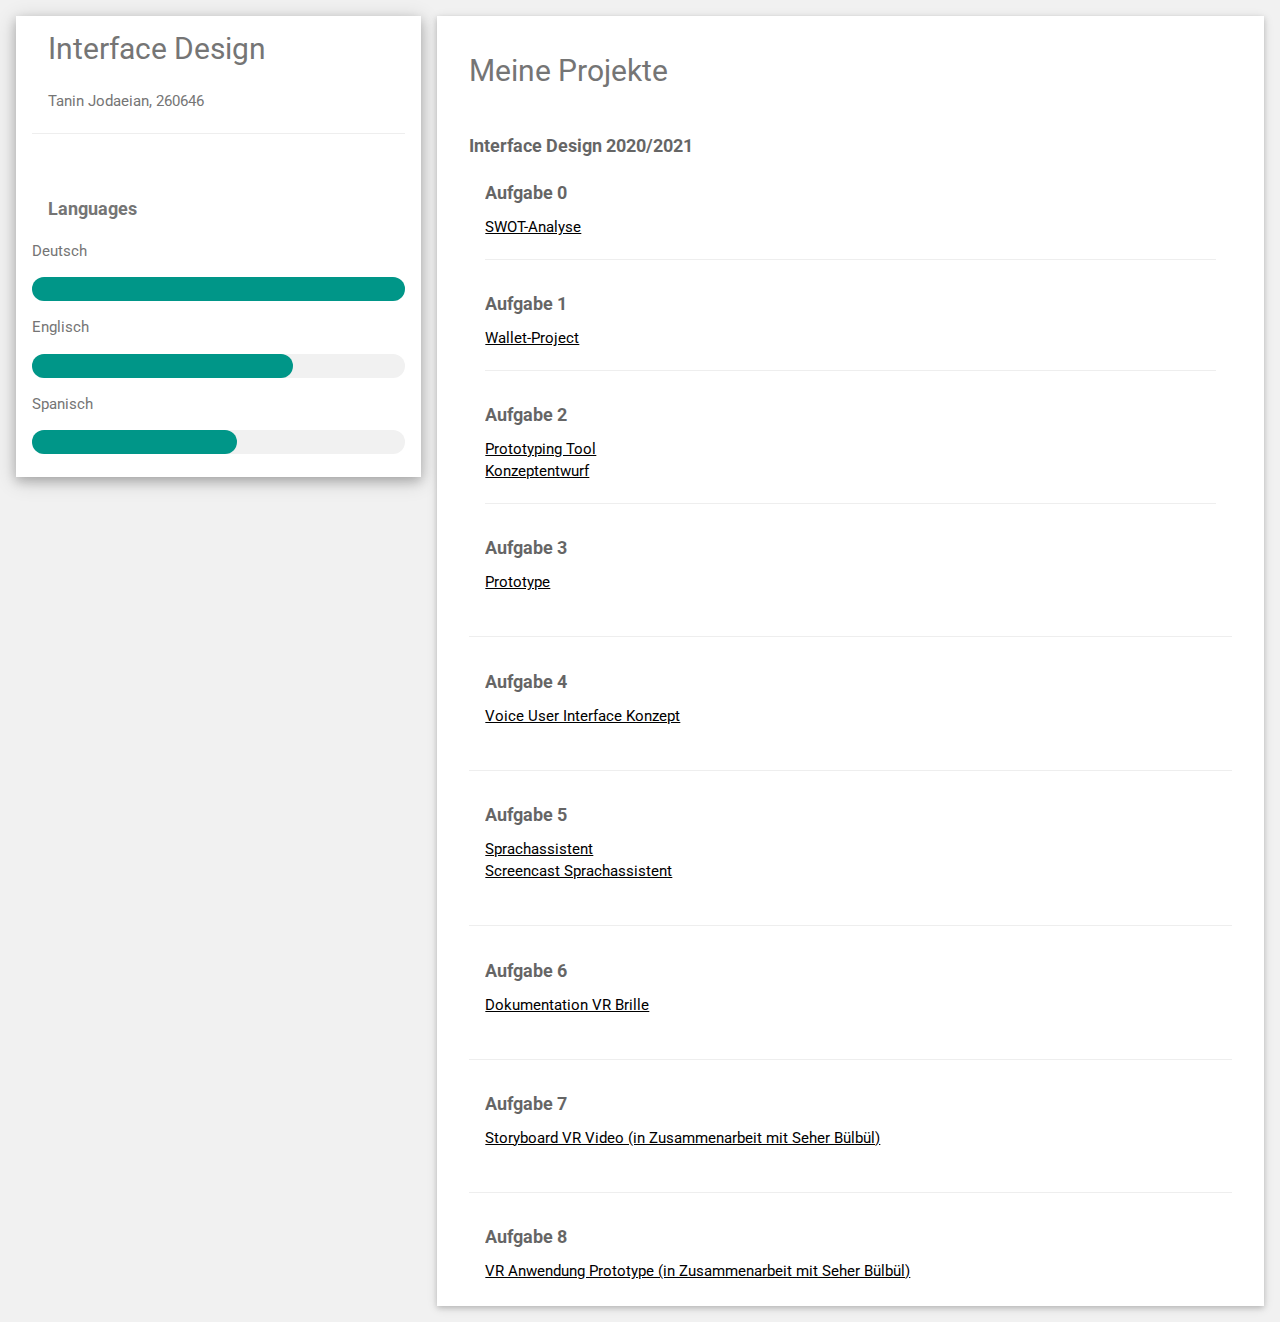
<file: index.html>
<!DOCTYPE html>
<html>
<title>Interface.TaninJodaeian</title>
<meta charset="UTF-8">
<meta name="viewport" content="width=device-width, initial-scale=1">
<link rel='stylesheet' href='https://fonts.googleapis.com/css?family=Roboto'>
<link rel='stylesheet' href='stylesheet.css'>
<style>
html,body,h1,h2,h3,h4,h5,h6 {font-family: "Roboto", sans-serif}
</style>
<body class="w3-light-grey">

<!-- Page Container -->
<div class="w3-content w3-margin-top" style="max-width:1400px;">

  <!-- The Grid -->
  <div class="w3-row-padding">

    <!-- Left Column -->
    <div class="w3-third">

      <div class="w3-white w3-text-grey w3-card-4">
        <div class="w3-display-container">

    <!--  <img src="Tanin_Jodaeian_Bild.jpg" alt="Avatar"> -->

          <div class="w3-display-bottomleft w3-container w3-text-black">
          </div>
        </div>
        <div class="w3-container">
          <h2><i class="fa fa-briefcase fa-fw w3-margin-right w3-large w3-text-teal"></i>Interface Design</h2>
          <p><i class="fa fa-home fa-fw w3-margin-right w3-large w3-text-teal"></i>Tanin Jodaeian, 260646</p>
          <hr>
          <br>

          <p class="w3-large w3-text-theme"><b><i class="fa fa-globe fa-fw w3-margin-right w3-text-teal"></i>Languages</b></p>
          <p>Deutsch</p>
          <div class="w3-light-grey w3-round-xlarge">
            <div class="w3-round-xlarge w3-teal" style="height:24px;width:100%"></div>
          </div>
          <p>Englisch</p>
          <div class="w3-light-grey w3-round-xlarge">
            <div class="w3-round-xlarge w3-teal" style="height:24px;width:70%"></div>
          </div>
          <p>Spanisch</p>
          <div class="w3-light-grey w3-round-xlarge">
            <div class="w3-round-xlarge w3-teal" style="height:24px;width:55%"></div>
          </div>
          <br>
        </div>
      </div><br>

    <!-- End Left Column -->
    </div>

    <!-- Right Column -->
    <div class="w3-twothird">
      <div class="w3-container w3-card w3-white w3-margin-bottom">
        <h2 class="w3-text-grey w3-padding-16"><i class="fa fa-suitcase fa-fw w3-margin-right w3-xxlarge w3-text-teal"></i>Meine Projekte</h2>
        <div class="w3-container">
          <h5 class="w3-opacity"><b>Interface Design 2020/2021 </b></h5>

          <div class="w3-container">
            <h5 class="w3-opacity"><b>Aufgabe 0</b></h5>
      <a href="https://github.com/taninjodaeian/IFD_WiSe20-21/blob/main/Aufgabe%200/IFD.pdf">SWOT-Analyse </a>
          <hr>
        </div>
        <div class="w3-container">
          <h5 class="w3-opacity"><b>Aufgabe 1</b></h5>
    <a href="https://github.com/taninjodaeian/IFD_WiSe20-21/blob/main/Aufgabe%201/IFD%20Aufgabe%20%2301.pdf">Wallet-Project </a>
          <hr>
        </div>
        <div class="w3-container">
          <h5 class="w3-opacity"><b>Aufgabe 2</b></h5>
          <a href="https://github.com/taninjodaeian/IFD_WiSe20-21/blob/main/Aufgabe%202.1/Prototyping%20Tool.pdf">Prototyping Tool</a>
          <br>
          <a href="https://github.com/taninjodaeian/IFD_WiSe20-21/blob/main/Aufgabe%202.2/Konzeptentwürfe.pdf">Konzeptentwurf</a>
          <br>
          <hr>
      </div>

          <div class="w3-container">
            <h5 class="w3-opacity"><b>Aufgabe 3</b></h5>
      <a href="https://ga0vac.axshare.com">Prototype</a>
        </div>
        <br>
<hr>
        <div class="w3-container">
          <h5 class="w3-opacity"><b>Aufgabe 4</b></h5>
  <a href="https://github.com/taninjodaeian/IFD_WiSe20-21/blob/main/Aufgabe%20%2304.pdf">Voice User Interface Konzept</a>
      </div>
<br>
<hr>
      <div class="w3-container">
        <h5 class="w3-opacity"><b>Aufgabe 5</b></h5>
<a href="https://taninjodaeian.github.io/IFD_WiSe20-21/Aufgabe%205/tanin-artyom.html">Sprachassistent</a>
<br>
<a href="https://github.com/taninjodaeian/IFD_WiSe20-21/blob/main/Aufgabe%205/Screencast%20VUI.mov">Screencast Sprachassistent</a>
    </div>
<br>
<hr>
    <div class="w3-container">
      <h5 class="w3-opacity"><b>Aufgabe 6</b></h5>
<a href="https://github.com/taninjodaeian/IFD_WiSe20-21/blob/main/Dokumentation%20VR%20Brille.pdf">Dokumentation VR Brille</a>
</div>
<br>
<hr>
  <div class="w3-container">
    <h5 class="w3-opacity"><b>Aufgabe 7</b></h5>
    <a href="https://github.com/taninjodaeian/IFD_WiSe20-21/blob/main/Aufgabe%207/Storyboard%20VR%20Video.pdf">Storyboard VR Video (in Zusammenarbeit mit Seher Bülbül)</a>
</div>
<br>
<hr>
<div class="w3-container">
  <h5 class="w3-opacity"><b>Aufgabe 8</b></h5>
<a href="https://github.com/taninjodaeian/IFD_WiSe20-21/blob/main/Aufgabe%20VR%20Anwendung/AufgabeVRAnwendung.md">VR Anwendung Prototype (in Zusammenarbeit mit Seher Bülbül)</a>
</div>
<br>

    <!-- End Right Column -->
    </div>

  <!-- End Grid -->
  </div>

  <!-- End Page Container -->
</div>


</body>
</html>


<!--
# IFD_WiSe20-21
 Repository for Interface Design, Tanin Jodaeian, WiSe 2020/2021, OMB 5

## Tasks
<a href="https://github.com/taninjodaeian/IFD_WiSe20-21/tree/main/Aufgabe%200">Aufgabe #00 SWOT-Analyse</a>
<br>
<br>
<a href="https://github.com/taninjodaeian/IFD_WiSe20-21/tree/main/Aufgabe%201">Aufgabe #01 The Wallet Project</a>
<br>
<br>
<a href="https://github.com/taninjodaeian/IFD_WiSe20-21/blob/main/Aufgabe%202.1/Prototyping%20Tool.pdf">Aufgabe #2.1 Prototyping Tool</a>
<br>
<br>
<a href="https://github.com/taninjodaeian/IFD_WiSe20-21/blob/main/Aufgabe%202.2/Konzeptentwürfe.pdf">Aufgabe #2.2 Konzeptentwurf</a>
<br>
<br>
<a href="https://ga0vac.axshare.com">Aufgabe #03 Prototype</a>
<br>
<br>
<a href="https://github.com/taninjodaeian/IFD_WiSe20-21/blob/main/Aufgabe%20%2304.pdf">Aufgabe #04 Voice User Interface Konzept</a>
<br>
<br>
<a href="https://taninjodaeian.github.io/IFD_WiSe20-21/Aufgabe%205/tanin-artyom.html">Aufgabe #05 Link zum Sprachassistenten</a>
<br>
<a href="https://github.com/taninjodaeian/IFD_WiSe20-21/blob/main/Aufgabe%205/Screencast%20VUI.mov">Screencast Sprachassistent</a>
<br>
<br>
<a href="https://github.com/taninjodaeian/IFD_WiSe20-21/blob/main/Dokumentation%20VR%20Brille.pdf">Aufgabe #06 Dokumentation VR Brille</a>
<br>
<br>
<a href="https://github.com/taninjodaeian/IFD_WiSe20-21/blob/main/Aufgabe%207/Storyboard%20VR%20Video.pdf">Aufgabe #07 Storyboard VR Video (in Zusammenarbeit mit Seher Bülbül)</a>
<br>
<a href="https://drive.google.com/file/d/1r8jteZ30u856oUxeWdGfY3TimOluZWQN/view?usp=sharing">Aufgabe #07 VR Video (in Zusammenarbeit mit Seher Bülbül)</a>
<br>
<br>
<a href="https://github.com/taninjodaeian/IFD_WiSe20-21/blob/main/Aufgabe%20VR%20Anwendung/AufgabeVRAnwendung.md">Aufgabe #08 VR Anwendung Prototype (in Zusammenarbeit mit Seher Bülbül)</a>
<br>
</html>
</file>
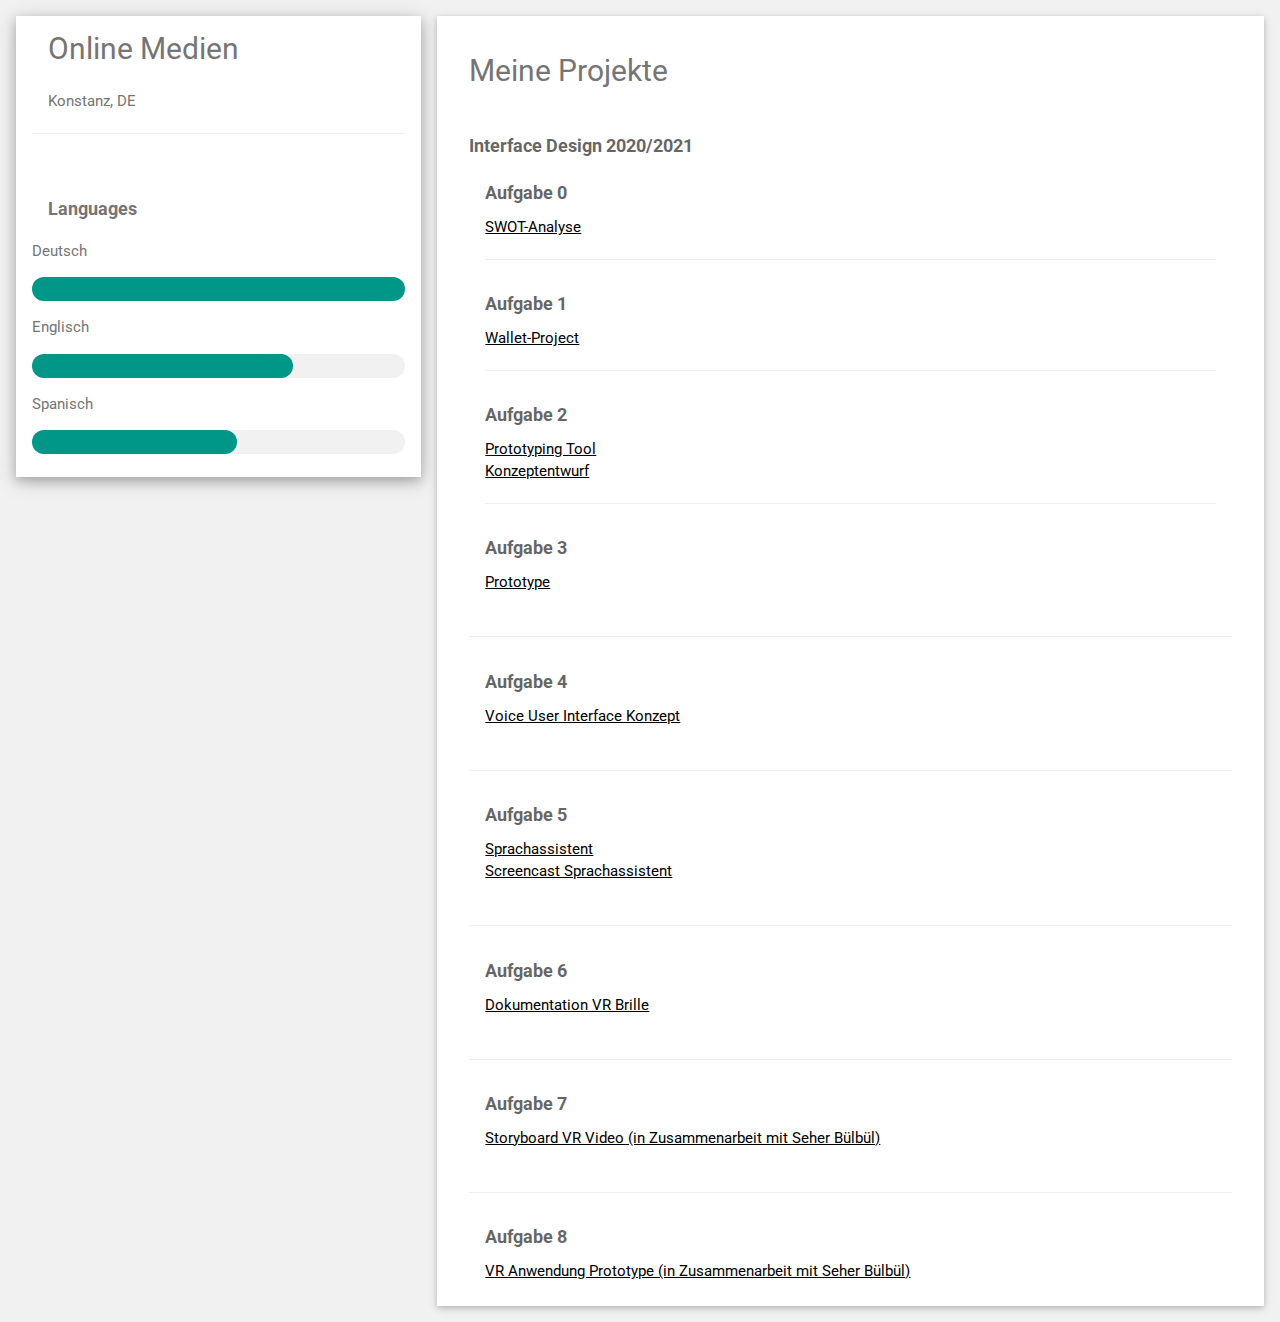
<file: README.html>
<!DOCTYPE html>
<html>
<title>Interface.TaninJodaeian</title>
<meta charset="UTF-8">
<meta name="viewport" content="width=device-width, initial-scale=1">
<link rel='stylesheet' href='https://fonts.googleapis.com/css?family=Roboto'>
<link rel='stylesheet' href='stylesheet.css'>
<style>
html,body,h1,h2,h3,h4,h5,h6 {font-family: "Roboto", sans-serif}
</style>
<body class="w3-light-grey">

<!-- Page Container -->
<div class="w3-content w3-margin-top" style="max-width:1400px;">

  <!-- The Grid -->
  <div class="w3-row-padding">

    <!-- Left Column -->
    <div class="w3-third">

      <div class="w3-white w3-text-grey w3-card-4">
        <div class="w3-display-container">

    <!--  <img src="Tanin_Jodaeian_Bild.jpg" alt="Avatar"> -->

          <div class="w3-display-bottomleft w3-container w3-text-black">
            <h2 class="name">Tanin Jodaeian</h2>
          </div>
        </div>
        <div class="w3-container">
          <h2><i class="fa fa-briefcase fa-fw w3-margin-right w3-large w3-text-teal"></i>Online Medien</h2>
          <p><i class="fa fa-home fa-fw w3-margin-right w3-large w3-text-teal"></i>Konstanz, DE</p>
          <hr>
          <br>

          <p class="w3-large w3-text-theme"><b><i class="fa fa-globe fa-fw w3-margin-right w3-text-teal"></i>Languages</b></p>
          <p>Deutsch</p>
          <div class="w3-light-grey w3-round-xlarge">
            <div class="w3-round-xlarge w3-teal" style="height:24px;width:100%"></div>
          </div>
          <p>Englisch</p>
          <div class="w3-light-grey w3-round-xlarge">
            <div class="w3-round-xlarge w3-teal" style="height:24px;width:70%"></div>
          </div>
          <p>Spanisch</p>
          <div class="w3-light-grey w3-round-xlarge">
            <div class="w3-round-xlarge w3-teal" style="height:24px;width:55%"></div>
          </div>
          <br>
        </div>
      </div><br>

    <!-- End Left Column -->
    </div>

    <!-- Right Column -->
    <div class="w3-twothird">
      <div class="w3-container w3-card w3-white w3-margin-bottom">
        <h2 class="w3-text-grey w3-padding-16"><i class="fa fa-suitcase fa-fw w3-margin-right w3-xxlarge w3-text-teal"></i>Meine Projekte</h2>
        <div class="w3-container">
          <h5 class="w3-opacity"><b>Interface Design 2020/2021 </b></h5>

          <div class="w3-container">
            <h5 class="w3-opacity"><b>Aufgabe 0</b></h5>
      <a href="https://github.com/taninjodaeian/IFD_WiSe20-21/blob/main/Aufgabe%200/IFD.pdf">SWOT-Analyse </a>
          <hr>
        </div>
        <div class="w3-container">
          <h5 class="w3-opacity"><b>Aufgabe 1</b></h5>
    <a href="https://github.com/taninjodaeian/IFD_WiSe20-21/blob/main/Aufgabe%201/IFD%20Aufgabe%20%2301.pdf">Wallet-Project </a>
          <hr>
        </div>
        <div class="w3-container">
          <h5 class="w3-opacity"><b>Aufgabe 2</b></h5>
          <a href="https://github.com/taninjodaeian/IFD_WiSe20-21/blob/main/Aufgabe%202.1/Prototyping%20Tool.pdf">Prototyping Tool</a>
          <br>
          <a href="https://github.com/taninjodaeian/IFD_WiSe20-21/blob/main/Aufgabe%202.2/Konzeptentwürfe.pdf">Konzeptentwurf</a>
          <br>
          <hr>
      </div>

          <div class="w3-container">
            <h5 class="w3-opacity"><b>Aufgabe 3</b></h5>
      <a href="https://ga0vac.axshare.com">Prototype</a>
        </div>
        <br>
<hr>
        <div class="w3-container">
          <h5 class="w3-opacity"><b>Aufgabe 4</b></h5>
  <a href="https://github.com/taninjodaeian/IFD_WiSe20-21/blob/main/Aufgabe%20%2304.pdf">Voice User Interface Konzept</a>
      </div>
<br>
<hr>
      <div class="w3-container">
        <h5 class="w3-opacity"><b>Aufgabe 5</b></h5>
<a href="https://taninjodaeian.github.io/IFD_WiSe20-21/Aufgabe%205/tanin-artyom.html">Sprachassistent</a>
<br>
<a href="https://github.com/taninjodaeian/IFD_WiSe20-21/blob/main/Aufgabe%205/Screencast%20VUI.mov">Screencast Sprachassistent</a>
    </div>
<br>
<hr>
    <div class="w3-container">
      <h5 class="w3-opacity"><b>Aufgabe 6</b></h5>
<a href="https://github.com/taninjodaeian/IFD_WiSe20-21/blob/main/Dokumentation%20VR%20Brille.pdf">Dokumentation VR Brille</a>
</div>
<br>
<hr>
  <div class="w3-container">
    <h5 class="w3-opacity"><b>Aufgabe 7</b></h5>
    <a href="https://github.com/taninjodaeian/IFD_WiSe20-21/blob/main/Aufgabe%207/Storyboard%20VR%20Video.pdf">Storyboard VR Video (in Zusammenarbeit mit Seher Bülbül)</a>
</div>
<br>
<hr>
<div class="w3-container">
  <h5 class="w3-opacity"><b>Aufgabe 8</b></h5>
<a href="https://github.com/taninjodaeian/IFD_WiSe20-21/blob/main/Aufgabe%20VR%20Anwendung/AufgabeVRAnwendung.md">VR Anwendung Prototype (in Zusammenarbeit mit Seher Bülbül)</a>
</div>
<br>

    <!-- End Right Column -->
    </div>

  <!-- End Grid -->
  </div>

  <!-- End Page Container -->
</div>


</body>
</html>


<!--
# IFD_WiSe20-21
 Repository for Interface Design, Tanin Jodaeian, WiSe 2020/2021, OMB 5

## Tasks
<a href="https://github.com/taninjodaeian/IFD_WiSe20-21/tree/main/Aufgabe%200">Aufgabe #00 SWOT-Analyse</a>
<br>
<br>
<a href="https://github.com/taninjodaeian/IFD_WiSe20-21/tree/main/Aufgabe%201">Aufgabe #01 The Wallet Project</a>
<br>
<br>
<a href="https://github.com/taninjodaeian/IFD_WiSe20-21/blob/main/Aufgabe%202.1/Prototyping%20Tool.pdf">Aufgabe #2.1 Prototyping Tool</a>
<br>
<br>
<a href="https://github.com/taninjodaeian/IFD_WiSe20-21/blob/main/Aufgabe%202.2/Konzeptentwürfe.pdf">Aufgabe #2.2 Konzeptentwurf</a>
<br>
<br>
<a href="https://ga0vac.axshare.com">Aufgabe #03 Prototype</a>
<br>
<br>
<a href="https://github.com/taninjodaeian/IFD_WiSe20-21/blob/main/Aufgabe%20%2304.pdf">Aufgabe #04 Voice User Interface Konzept</a>
<br>
<br>
<a href="https://taninjodaeian.github.io/IFD_WiSe20-21/Aufgabe%205/tanin-artyom.html">Aufgabe #05 Link zum Sprachassistenten</a>
<br>
<a href="https://github.com/taninjodaeian/IFD_WiSe20-21/blob/main/Aufgabe%205/Screencast%20VUI.mov">Screencast Sprachassistent</a>
<br>
<br>
<a href="https://github.com/taninjodaeian/IFD_WiSe20-21/blob/main/Dokumentation%20VR%20Brille.pdf">Aufgabe #06 Dokumentation VR Brille</a>
<br>
<br>
<a href="https://github.com/taninjodaeian/IFD_WiSe20-21/blob/main/Aufgabe%207/Storyboard%20VR%20Video.pdf">Aufgabe #07 Storyboard VR Video (in Zusammenarbeit mit Seher Bülbül)</a>
<br>
<a href="https://drive.google.com/file/d/1r8jteZ30u856oUxeWdGfY3TimOluZWQN/view?usp=sharing">Aufgabe #07 VR Video (in Zusammenarbeit mit Seher Bülbül)</a>
<br>
<br>
<a href="https://github.com/taninjodaeian/IFD_WiSe20-21/blob/main/Aufgabe%20VR%20Anwendung/AufgabeVRAnwendung.md">Aufgabe #08 VR Anwendung Prototype (in Zusammenarbeit mit Seher Bülbül)</a>
<br>
</html>
</file>
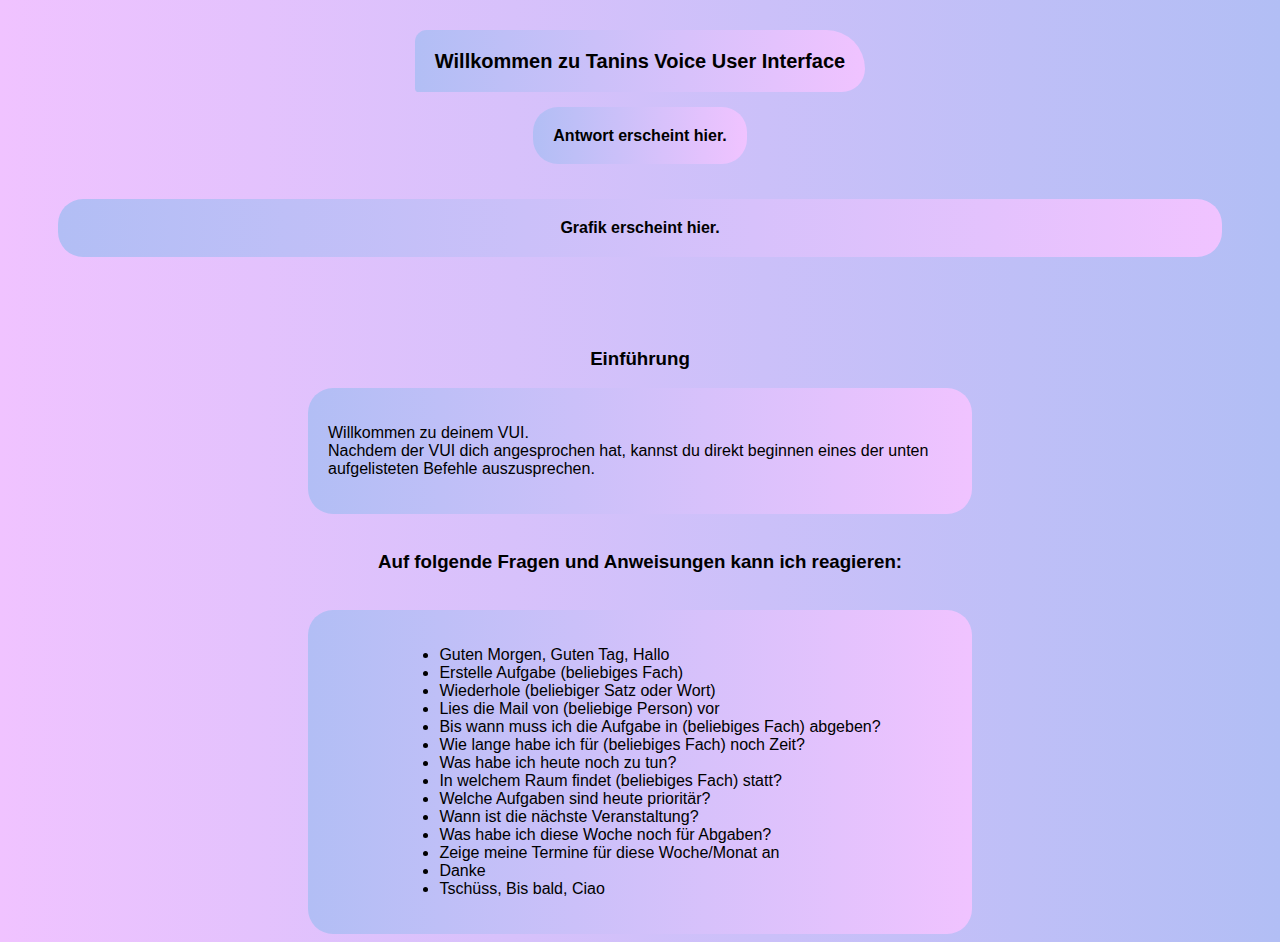
<file: Aufgabe 5/tanin-artyom.html>
<!DOCTYPE html>
<html lang="en">
<head>
    <meta charset="UTF-8">
    <meta name="viewport" content="width=device-width, initial-scale=1.0">
    <meta http-equiv="X-UA-Compatible" content="ie=edge">
    <title>Playground Artyom</title>
    <script src="artyom.window.min.js"></script>
    <script src="playground-artyom-script.js"></script>
    <link rel="stylesheet" href="stylesheetvui.css">
</head>
<body>
    <p1>Willkommen zu Tanins Voice User Interface</p1>
    <br><br><br><br>
    <p2 id="answer">Antwort erscheint hier</p2>
    <br><br><br><br>
    <img id="Image" src="image.JPG">
    <p3 id="showImage">Bild erscheint hier</p3>
    <script>
document.getElementById("answer").innerHTML = "Antwort erscheint hier.";
document.getElementById("showImage").innerHTML = "Grafik erscheint hier.";
</script>
<br><br><br><br>
<h3>Einführung</h3>
<div class= "flex-container">
<br><br>
  <p>Willkommen zu deinem VUI.
  <br>
  Nachdem der VUI dich angesprochen hat, kannst du direkt beginnen eines der unten aufgelisteten Befehle auszusprechen.</p>
</div>
<br>
<h3>Auf folgende Fragen und Anweisungen kann ich reagieren:</h3><br>
<div class= "flex-container1">
  <ul>
<li>Guten Morgen, Guten Tag, Hallo</li>
<li>Erstelle Aufgabe (beliebiges Fach) </li>
<li>Wiederhole (beliebiger Satz oder Wort)</li>
<li>Lies die Mail von (beliebige Person) vor</li>
<li>Bis wann muss ich die Aufgabe in (beliebiges Fach) abgeben?</li>
<li>Wie lange habe ich für (beliebiges Fach) noch Zeit?</li>
<li>Was habe ich heute noch zu tun?</li>
<li>In welchem Raum findet (beliebiges Fach) statt?</li>
<li>Welche Aufgaben sind heute prioritär?</li>
<li>Wann ist die nächste Veranstaltung?</li>
<li>Was habe ich diese Woche noch für Abgaben?</li>
<li>Zeige meine Termine für diese Woche/Monat an</li>
<li>Danke</li>
<li>Tschüss, Bis bald, Ciao</li>
</ul>
</div>
</body>
</html>
</file>
<file: Aufgabe 5/stylesheetvui.css>
body   {
/*	background-color: #f1dcff; */
  font-family: Helvetica;
  text-align: center;
  margin-top: 50px;
	background: rgb(240,195,255);
background: linear-gradient(90deg, rgba(240,195,255,1) 0%, rgba(178,190,245,1) 100%); #b2bef5
}
p1 {
  font-family: Optima, sans-serif;
  font-weight: bold;
  font-size: 20px;
  padding: 10px;
	border-radius: 15px 50px 30px 5px;
	background: rgb(178,190,245);
background: linear-gradient(90deg, rgba(178,190,245,1) 0%, rgba(240,195,255,1) 100%);
  padding: 20px;
  width: 200px;
  height: 150px;
}
p2 {
  font-weight: bold;
	background: rgb(178,190,245);
	background: linear-gradient(90deg, rgba(178,190,245,1) 0%, rgba(240,195,255,1) 100%);
	padding: 25px;
	border-radius: 25px;
  padding: 20px;
  width: 200px;
  height: 150px;
}
/*p3 {
  font-weight: bold;
	background: rgb(178,190,245);
	background: linear-gradient(90deg, rgba(178,190,245,1) 0%, rgba(240,195,255,1) 100%);
	padding: 25px;
	border-radius: 25px;
  padding: 20px;
  width: 200px;
  height: 150px;
} */
p3 {
  font-weight: bold;
  display: flex;
	align-content: flex-start;
	justify-content: center;
	background: rgb(178,190,245);
background: linear-gradient(90deg, rgba(178,190,245,1) 0%, rgba(240,195,255,1) 100%);
	border-radius: 25px;
  padding: 20px;
	margin-left: 50px;
	margin-right: 50px;
  width: auto;
  height: auto;
}
.flex-container {
display: flex;
align-content: flex-start;
text-align: left;
background: rgb(178,190,245);
background: linear-gradient(90deg, rgba(178,190,245,1) 0%, rgba(240,195,255,1) 100%);
padding: 25px;
border-radius: 25px;
padding: 20px;
margin-left: 300px;
margin-right: 300px;
width: auto;
height: auto;
}
.flex-container1 {
	display: flex;
	align-content: flex-start;
	justify-content: center;
	background: rgb(178,190,245);
background: linear-gradient(90deg, rgba(178,190,245,1) 0%, rgba(240,195,255,1) 100%);
	padding: 25px;
	border-radius: 25px;
  padding: 20px;
	margin-left: 300px;
	margin-right: 300px;
  width: auto;
  height: auto;
}
ul {
 text-align: left;
}
#Image {
display: none;
  height: 50%;
  width: 50%;
}
img {
  height: 50%;
  width: 50%;
}
</file>
<file: stylesheet.css>
/* W3.CSS 4.15 December 2020 by Jan Egil and Borge Refsnes */
html {
    box-sizing:border-box
}

*, * :before, * :after {
    box-sizing: inherit
}

/* Extract from normalize.css by Nicolas Gallagher and Jonathan Neal git.io/normalize */
html {
    -ms-text-size-adjust: 100%;
    -webkit-text-size-adjust:100%
}

body {
    margin: 0
}

article, aside, details, figcaption, figure, footer, header, main, menu, nav, section {
    display:block
}

summary {
    display: list-item
}

audio, canvas, progress, video {
    display:inline-block
}

progress {
    vertical-align: baseline
}

audio:not([controls]) {
    display: none;
    height:0
}

[hidden], template {
    display: none
}

a {
    background-color:transparent
}

a:active, a:hover {
    outline-width: 0
}

abbr[title] {
    border-bottom: none;
    text-decoration: underline;
    text-decoration: underline dotted
}

b, strong {
    font-weight:bolder
}

dfn {
    font-style:italic
}

mark {
    background: #ff0;
    color: #000
}

small {
    font-size:80%
}

sub, sup {
    font-size: 75%;
    line-height: 0;
    position: relative;
    vertical-align: baseline
}

sub {
    bottom:-0.25em
}

sup {
    top:-0.5em
}

figure {
    margin:1em 40px
}

img {
    border-style: none;
    display:flex;
    width: 70%;
    align-items: center;
    justify-content: center;
}

code, kbd, pre, samp {
    font-family: monospace, monospace;
    font-size:1em
}

hr {
    box-sizing: content-box;
    height: 0;
    overflow: visible
}

button, input, select, textarea, optgroup {
    font: inherit;
    margin:0
}

optgroup {
    font-weight: bold
}

button, input {
    overflow:visible
}

button, select {
    text-transform: none
}

button, [type=button], [type=reset], [type=submit] {
    -webkit-appearance: button
}

button::-moz-focus-inner, [type=button]::-moz-focus-inner, [type=reset]::-moz-focus-inner, [type=submit]::-moz-focus-inner {
    border-style: none;
    padding: 0
}

button:-moz-focusring, [type=button]:-moz-focusring, [type=reset]:-moz-focusring, [type=submit]:-moz-focusring {
    outline: 1px dotted ButtonText
}

fieldset {
    border: 1px solid #c0c0c0;
    margin: 0 2px;
    padding: .35em .625em .75em
}

legend {
    color: inherit;
    display: table;
    max-width: 100%;
    padding: 0;
    white-space:normal
}

textarea {
    overflow: auto
}

[type=checkbox], [type=radio] {
    padding: 0
}

[type=number]::-webkit-inner-spin-button, [type=number]::-webkit-outer-spin-button {
    height: auto
}

[type=search] {
    -webkit-appearance: textfield;
    outline-offset: -2px
}

[type=search]::-webkit-search-decoration {
    -webkit-appearance: none
}

::-webkit-file-upload-button {
    -webkit-appearance: button;
    font: inherit
}

/* End extract */
html, body {
    font-family: Verdana, sans-serif;
    font-size: 15px;
    line-height:1.5
}

html {
    overflow-x: hidden
}

h1 {
    font-size:36px
}

h2 {
    font-size:30px
}

h3 {
    font-size:24px
}

h4 {
    font-size:20px
}

h5 {
    font-size:18px
}

h6 {
    font-size: 16px
}

.w3-serif {
    font-family:serif
}

.w3-sans-serif {
    font-family:sans-serif
}

.w3-cursive {
    font-family:cursive
}

.w3-monospace {
    font-family: monospace
}

h1, h2, h3, h4, h5, h6 {
    font-family: "Segoe UI", Arial, sans-serif;
    font-weight: 400;
    margin:10px 0
}

.w3-wide {
    letter-spacing: 4px
}

hr {
    border: 0;
    border-top: 1px solid #eee;
    margin: 20px 0
}

.w3-image {
    max-width: 100%;
    height:auto
}

img {
    align : center;
    align-items: center;
    justify-content: center;
}

a {
    color: inherit
}

.w3-table, .w3-table-all {
    border-collapse: collapse;
    border-spacing: 0;
    width: 100%;
    display:table
}

.w3-table-all {
    border: 1px solid #ccc
}

.w3-bordered tr, .w3-table-all tr {
    border-bottom:1px solid #ddd
}

.w3-striped tbody tr:nth-child(even) {
    background-color: #f1f1f1
}

.w3-table-all tr:nth-child(odd) {
    background-color:#fff
}

.w3-table-all tr:nth-child(even) {
    background-color: #f1f1f1
}

.w3-hoverable tbody tr:hover, .w3-ul.w3-hoverable li:hover {
    background-color:#ccc
}

.w3-centered tr th, .w3-centered tr td {
    text-align: center
}

.w3-table td, .w3-table th, .w3-table-all td, .w3-table-all th {
    padding: 8px 8px;
    display: table-cell;
    text-align: left;
    vertical-align: top
}

.w3-table th:first-child, .w3-table td:first-child, .w3-table-all th:first-child, .w3-table-all td:first-child {
    padding-left: 16px
}

.w3-btn, .w3-button {
    border: none;
    display: inline-block;
    padding: 8px 16px;
    vertical-align: middle;
    overflow: hidden;
    text-decoration: none;
    color: inherit;
    background-color: inherit;
    text-align: center;
    cursor: pointer;
    white-space: nowrap
}

.w3-btn:hover {
    box-shadow: 0 8px 16px 0 rgba(0, 0, 0, 0.2), 0 6px 20px 0 rgba(0, 0, 0, 0.19)
}

.w3-btn, .w3-button {
    -webkit-touch-callout: none;
    -webkit-user-select: none;
    -khtml-user-select: none;
    -moz-user-select: none;
    -ms-user-select: none;
    user-select: none
}

.w3-disabled, .w3-btn:disabled, .w3-button:disabled {
    cursor: not-allowed;
    opacity:0.3
}

.w3-disabled *, :disabled * {
    pointer-events: none
}

.w3-btn.w3-disabled:hover, .w3-btn:disabled:hover {
    box-shadow: none
}

.w3-badge, .w3-tag {
    background-color: #000;
    color: #fff;
    display: inline-block;
    padding-left: 8px;
    padding-right: 8px;
    text-align:center
}

.w3-badge {
    border-radius: 50%
}

.w3-ul {
    list-style-type: none;
    padding: 0;
    margin:0
}

.w3-ul li {
    padding: 8px 16px;
    border-bottom:1px solid #ddd
}

.w3-ul li:last-child {
    border-bottom: none
}

.w3-tooltip, .w3-display-container {
    position:relative
}

.w3-tooltip .w3-text {
    display:none
}

.w3-tooltip:hover .w3-text {
    display: inline-block
}

.w3-ripple:active {
    opacity:0.5
}

.w3-ripple {
    transition: opacity 0s
}

.w3-input {
    padding: 8px;
    display: block;
    border: none;
    border-bottom: 1px solid #ccc;
    width: 100%
}

.w3-select {
    padding: 9px 0;
    width: 100%;
    border: none;
    border-bottom: 1px solid #ccc
}

.w3-dropdown-click, .w3-dropdown-hover {
    position: relative;
    display: inline-block;
    cursor: pointer
}

.w3-dropdown-hover:hover .w3-dropdown-content {
    display: block
}

.w3-dropdown-hover:first-child, .w3-dropdown-click:hover {
    background-color: #ccc;
    color: #000
}

.w3-dropdown-hover:hover > .w3-button:first-child, .w3-dropdown-click:hover > .w3-button:first-child {
    background-color: #ccc;
    color: #000
}

.w3-dropdown-content {
    cursor: auto;
    color: #000;
    background-color: #fff;
    display: none;
    position: absolute;
    min-width: 160px;
    margin: 0;
    padding: 0;
    z-index: 1
}

.w3-check, .w3-radio {
    width: 24px;
    height: 24px;
    position: relative;
    top: 6px
}

.w3-sidebar {
    height: 100%;
    width: 200px;
    background-color: #fff;
    position: fixed !important;
    z-index: 1;
    overflow: auto
}

.w3-bar-block .w3-dropdown-hover, .w3-bar-block .w3-dropdown-click {
    width: 100%
}

.w3-bar-block .w3-dropdown-hover .w3-dropdown-content, .w3-bar-block .w3-dropdown-click .w3-dropdown-content {
    min-width: 100%
}

.w3-bar-block .w3-dropdown-hover .w3-button, .w3-bar-block .w3-dropdown-click .w3-button {
    width: 100%;
    text-align: left;
    padding: 8px 16px
}

.w3-main, #main {
    transition: margin-left .4s
}

.w3-modal {
    z-index: 3;
    display: none;
    padding-top: 100px;
    position: fixed;
    left: 0;
    top: 0;
    width: 100%;
    height: 100%;
    overflow: auto;
    background-color: rgb(0, 0, 0);
    background-color: rgba(0, 0, 0, 0.4)
}

.w3-modal-content {
    margin: auto;
    background-color: #fff;
    position: relative;
    padding: 0;
    outline: 0;
    width: 600px
}

.w3-bar {
    width: 100%;
    overflow:hidden
}

.w3-center .w3-bar {
    display: inline-block;
    width: auto
}

.w3-bar .w3-bar-item {
    padding: 8px 16px;
    float: left;
    width: auto;
    border: none;
    display: block;
    outline: 0
}

.w3-bar .w3-dropdown-hover, .w3-bar .w3-dropdown-click {
    position: static;
    float: left
}

.w3-bar .w3-button {
    white-space: normal
}

.w3-bar-block .w3-bar-item {
    width: 100%;
    display: block;
    padding: 8px 16px;
    text-align: left;
    border: none;
    white-space: normal;
    float: none;
    outline: 0
}

.w3-bar-block.w3-center .w3-bar-item {
    text-align:center
}

.w3-block {
    display: block;
    width: 100%
}

.w3-responsive {
    display: block;
    overflow-x: auto
}

.w3-container:after, .w3-container:before, .w3-panel:after, .w3-panel:before, .w3-row:after, .w3-row:before, .w3-row-padding:after, .w3-row-padding:before, .w3-cell-row:before, .w3-cell-row:after, .w3-clear:after, .w3-clear:before, .w3-bar:before, .w3-bar:after {
    content: "";
    display: table;
    clear: both
}

.w3-col, .w3-half, .w3-third, .w3-twothird, .w3-threequarter, .w3-quarter {
    float: left;
    width: 100%
}

.w3-col.s1 {
    width:8.33333%
}

.w3-col.s2 {
    width:16.66666%
}

.w3-col.s3 {
    width:24.99999%
}

.w3-col.s4 {
    width: 33.33333%
}

.w3-col.s5 {
    width:41.66666%
}

.w3-col.s6 {
    width:49.99999%
}

.w3-col.s7 {
    width:58.33333%
}

.w3-col.s8 {
    width: 66.66666%
}

.w3-col.s9 {
    width:74.99999%
}

.w3-col.s10 {
    width:83.33333%
}

.w3-col.s11 {
    width:91.66666%
}

.w3-col.s12 {
    width: 99.99999%
}

@media (min-width: 601px) {
    .w3-col.m1 {
        width:8.33333%
    }

    .w3-col.m2 {
        width:16.66666%
    }

    .w3-col.m3, .w3-quarter {
        width:24.99999%
    }

    .w3-col.m4, .w3-third {
        width: 33.33333%
    }

    .w3-col.m5 {
        width:41.66666%
    }

    .w3-col.m6, .w3-half {
        width:49.99999%
    }

    .w3-col.m7 {
        width:58.33333%
    }

    .w3-col.m8, .w3-twothird {
        width: 66.66666%
    }

    .w3-col.m9, .w3-threequarter {
        width:74.99999%
    }

    .w3-col.m10 {
        width:83.33333%
    }

    .w3-col.m11 {
        width:91.66666%
    }

    .w3-col.m12 {
        width: 99.99999%
    }
}

@media (min-width: 993px) {
    .w3-col.l1 {
        width:8.33333%
    }

    .w3-col.l2 {
        width:16.66666%
    }

    .w3-col.l3 {
        width:24.99999%
    }

    .w3-col.l4 {
        width: 33.33333%
    }

    .w3-col.l5 {
        width:41.66666%
    }

    .w3-col.l6 {
        width:49.99999%
    }

    .w3-col.l7 {
        width:58.33333%
    }

    .w3-col.l8 {
        width: 66.66666%
    }

    .w3-col.l9 {
        width:74.99999%
    }

    .w3-col.l10 {
        width:83.33333%
    }

    .w3-col.l11 {
        width:91.66666%
    }

    .w3-col.l12 {
        width: 99.99999%
    }
}

.w3-rest {
    overflow:hidden
}

.w3-stretch {
    margin-left: -16px;
    margin-right: -16px
}

.w3-content, .w3-auto {
    margin-left: auto;
    margin-right:auto
}

.w3-content {
    max-width:980px
}

.w3-auto {
    max-width: 1140px
}

.w3-cell-row {
    display: table;
    width:100%
}

.w3-cell {
    display: table-cell
}

.w3-cell-top {
    vertical-align:top
}

.w3-cell-middle {
    vertical-align:middle
}

.w3-cell-bottom {
    vertical-align: bottom
}

.w3-hide {
    display:none !important
}

.w3-show-block, .w3-show {
    display:block !important
}

.w3-show-inline-block {
    display: inline-block !important
}

@media (max-width: 1205px) {
    .w3-auto {
        max-width: 95%
    }
}

@media (max-width: 600px) {
    .w3-modal-content {
        margin: 0 10px;
        width:auto !important
    }

    .w3-modal {
        padding-top: 30px
    }

    .w3-dropdown-hover.w3-mobile .w3-dropdown-content, .w3-dropdown-click.w3-mobile .w3-dropdown-content {
        position: relative
    }

    .w3-hide-small {
        display:none !important
    }

    .w3-mobile {
        display: block;
        width:100% !important
    }

    .w3-bar-item.w3-mobile, .w3-dropdown-hover.w3-mobile, .w3-dropdown-click.w3-mobile {
        text-align: center
    }

    .w3-dropdown-hover.w3-mobile, .w3-dropdown-hover.w3-mobile .w3-btn, .w3-dropdown-hover.w3-mobile .w3-button, .w3-dropdown-click.w3-mobile, .w3-dropdown-click.w3-mobile .w3-btn, .w3-dropdown-click.w3-mobile .w3-button {
        width: 100%
    }
}

@media (max-width: 768px) {
    .w3-modal-content {
        width:500px
    }

    .w3-modal {
        padding-top: 50px
    }
}

@media (min-width: 993px) {
    .w3-modal-content {
        width:900px
    }

    .w3-hide-large {
        display:none !important
    }

    .w3-sidebar.w3-collapse {
        display: block !important
    }
}

@media (max-width: 992px) and(min-width: 601px) {
    .w3-hide-medium {
        display: none !important
    }
}

@media (max-width: 992px) {
    .w3-sidebar.w3-collapse {
        display:none
    }

    .w3-main {
        margin-left: 0 !important;
        margin-right:0 !important
    }

    .w3-auto {
        max-width: 100%
    }
}

.w3-top, .w3-bottom {
    position: fixed;
    width: 100%;
    z-index:1
}

.w3-top {
    top:0
}

.w3-bottom {
    bottom: 0
}

.w3-overlay {
    position: fixed;
    display: none;
    width: 100%;
    height: 100%;
    top: 0;
    left: 0;
    right: 0;
    bottom: 0;
    background-color: rgba(0, 0, 0, 0.5);
    z-index: 2
}

.w3-display-topleft {
    position: absolute;
    left: 0;
    top:0
}

.w3-display-topright {
    position: absolute;
    right: 0;
    top: 0
}

.w3-display-bottomleft {
    position: absolute;
    left: 0;
    bottom:0
}

.w3-display-bottomright {
    position: absolute;
    right: 0;
    bottom: 0
}

.w3-display-middle {
    position: absolute;
    top: 50%;
    left: 50%;
    transform: translate(-50%, -50%);
    -ms-transform: translate(-50%, -50%)
}

.w3-display-left {
    position: absolute;
    top: 50%;
    left: 0%;
    transform: translate(0%, -50%);
    -ms-transform: translate(-0%, -50%)
}

.w3-display-right {
    position: absolute;
    top: 50%;
    right: 0%;
    transform: translate(0%, -50%);
    -ms-transform: translate(0%, -50%)
}

.w3-display-topmiddle {
    position: absolute;
    left: 50%;
    top: 0;
    transform: translate(-50%, 0%);
    -ms-transform: translate(-50%, 0%)
}

.w3-display-bottommiddle {
    position: absolute;
    left: 50%;
    bottom: 0;
    transform: translate(-50%, 0%);
    -ms-transform: translate(-50%, 0%)
}

.w3-display-container:hover .w3-display-hover {
    display:flex;
    align-items: center;
    justify-content: center;
}

.w3-display-container:hover span.w3-display-hover {
    display:inline-block;
    align-items: center;
    justify-content: center;

}

.w3-display-hover {
    display: none
}

.w3-display-position {
    position: absolute
}

.w3-circle {
    border-radius: 50%
}

.w3-round-small {
    border-radius:2px
}

.w3-round, .w3-round-medium {
    border-radius:4px
}

.w3-round-large {
    border-radius:8px
}

.w3-round-xlarge {
    border-radius:16px
}

.w3-round-xxlarge {
    border-radius: 32px
}

.w3-row-padding, .w3-row-padding > .w3-half, .w3-row-padding > .w3-third, .w3-row-padding > .w3-twothird, .w3-row-padding > .w3-threequarter, .w3-row-padding > .w3-quarter, .w3-row-padding > .w3-col {
    padding: 0 8px

}

.w3-container, .w3-panel {
    padding:0.01em 16px
}

.w3-panel {
    margin-top: 16px;
    margin-bottom: 16px
}

.w3-code, .w3-codespan {
    font-family: Consolas, "courier new";
    font-size: 16px
}

.w3-code {
    width: auto;
    background-color: #fff;
    padding: 8px 12px;
    border-left: 4px solid #4CAF50;
    word-wrap: break-word
}

.w3-codespan {
    color: crimson;
    background-color: #f1f1f1;
    padding-left: 4px;
    padding-right: 4px;
    font-size: 110%
}

.w3-card, .w3-card-2 {
    box-shadow: 0 2px 5px 0 rgba(0, 0, 0, 0.16), 0 2px 10px 0 rgba(0, 0, 0, 0.12)
}

.w3-card-4, .w3-hover-shadow:hover {
    box-shadow: 0 4px 10px 0 rgba(0, 0, 0, 0.2), 0 4px 20px 0 rgba(0, 0, 0, 0.19)
}

.w3-spin {
    animation:w3-spin 2s infinite linear
}

@keyframes w3-spin {
    0% {
        transform:rotate(0deg)
    }

    100% {
        transform: rotate(359deg)
    }
}

.w3-animate-fading {
    animation:fading 10s infinite
}

@keyframes fading {
    0% {
        opacity:0
    }

    50% {
        opacity:1
    }

    100% {
        opacity: 0
    }
}

.w3-animate-opacity {
    animation:opac 0.8s
}

@keyframes opac {
    from {
        opacity:0
    }

    to {
        opacity: 1
    }
}

.w3-animate-top {
    position: relative;
    animation:animatetop 0.4s
}

@keyframes animatetop {
    from {
        top: -300px;
        opacity:0
    }

    to {
        top: 0;
        opacity: 1
    }
}

.w3-animate-left {
    position: relative;
    animation:animateleft 0.4s
}

@keyframes animateleft {
    from {
        left: -300px;
        opacity:0
    }

    to {
        left: 0;
        opacity: 1
    }
}

.w3-animate-right {
    position: relative;
    animation:animateright 0.4s
}

@keyframes animateright {
    from {
        right: -300px;
        opacity:0
    }

    to {
        right: 0;
        opacity: 1
    }
}

.w3-animate-bottom {
    position: relative;
    animation:animatebottom 0.4s
}

@keyframes animatebottom {
    from {
        bottom: -300px;
        opacity:0
    }

    to {
        bottom: 0;
        opacity: 1
    }
}

.w3-animate-zoom {
    animation:animatezoom 0.6s
}

@keyframes animatezoom {
    from {
        transform:scale(0)
    }

    to {
        transform: scale(1)
    }
}

.w3-animate-input {
    transition:width 0.4s ease-in-out
}

.w3-animate-input:focus {
    width: 100% !important
}

.w3-opacity, .w3-hover-opacity:hover {
    opacity:0.60
}

.w3-opacity-off, .w3-hover-opacity-off:hover {
    opacity: 1
}

.w3-opacity-max {
    opacity:0.25
}

.w3-opacity-min {
    opacity: 0.75
}

.w3-greyscale-max, .w3-grayscale-max, .w3-hover-greyscale:hover, .w3-hover-grayscale:hover {
    filter: grayscale(100%)
}

.w3-greyscale, .w3-grayscale {
    filter:grayscale(75%)
}

.w3-greyscale-min, .w3-grayscale-min {
    filter: grayscale(50%)
}

.w3-sepia {
    filter:sepia(75%)
}

.w3-sepia-max, .w3-hover-sepia:hover {
    filter:sepia(100%)
}

.w3-sepia-min {
    filter: sepia(50%)
}

.w3-tiny {
    font-size:10px !important
}

.w3-small {
    font-size:12px !important
}

.w3-medium {
    font-size:15px !important
}

.w3-large {
    font-size: 18px !important
}

.w3-xlarge {
    font-size:24px !important
}

.w3-xxlarge {
    font-size:36px !important
}

.w3-xxxlarge {
    font-size:48px !important
}

.w3-jumbo {
    font-size: 64px !important
}

.w3-left-align {
    text-align:left !important
}

.w3-right-align {
    text-align:right !important
}

.w3-justify {
    text-align:justify !important
}

.w3-center {
    text-align: center !important
}

.w3-border-0 {
    border:0 !important
}

.w3-border {
    border: 1px solid #ccc !important
}

.w3-border-top {
    border-top:1px solid #ccc !important
}

.w3-border-bottom {
    border-bottom: 1px solid #ccc !important
}

.w3-border-left {
    border-left:1px solid #ccc !important
}

.w3-border-right {
    border-right: 1px solid #ccc !important
}

.w3-topbar {
    border-top:6px solid #ccc !important
}

.w3-bottombar {
    border-bottom: 6px solid #ccc !important
}

.w3-leftbar {
    border-left:6px solid #ccc !important
}

.w3-rightbar {
    border-right: 6px solid #ccc !important
}

.w3-section, .w3-code {
    margin-top: 16px !important;
    margin-bottom: 16px !important
}

.w3-margin {
    margin:16px !important
}

.w3-margin-top {
    margin-top:16px !important
}

.w3-margin-bottom {
    margin-bottom: 16px !important
}

.w3-margin-left {
    margin-left:16px !important
}

.w3-margin-right {
    margin-right: 16px !important
}

.w3-padding-small {
    padding:4px 8px !important
}

.w3-padding {
    padding:8px 16px !important
}

.w3-padding-large {
    padding: 12px 24px !important
}

.w3-padding-16 {
    padding-top: 16px !important;
    padding-bottom:16px !important
}

.w3-padding-24 {
    padding-top: 24px !important;
    padding-bottom: 24px !important
}

.w3-padding-32 {
    padding-top: 32px !important;
    padding-bottom:32px !important
}

.w3-padding-48 {
    padding-top: 48px !important;
    padding-bottom: 48px !important
}

.w3-padding-64 {
    padding-top: 64px !important;
    padding-bottom: 64px !important
}

.w3-padding-top-64 {
    padding-top:64px !important
}

.w3-padding-top-48 {
    padding-top: 48px !important
}

.w3-padding-top-32 {
    padding-top:32px !important
}

.w3-padding-top-24 {
    padding-top: 24px !important
}

.w3-left {
    float:left !important
}

.w3-right {
    float: right !important
}

.w3-button:hover {
    color: #000 !important;
    background-color: #ccc !important
}

.w3-transparent, .w3-hover-none:hover {
    background-color: transparent !important
}

.w3-hover-none:hover {
    box-shadow: none !important
}

/* Colors */
.w3-amber, .w3-hover-amber:hover {
    color: #000 !important;
    background-color: #ffc107 !important
}

.w3-aqua, .w3-hover-aqua:hover {
    color: #000 !important;
    background-color: #00ffff !important
}

.w3-blue, .w3-hover-blue:hover {
    color: #fff !important;
    background-color: #2196F3 !important
}

.w3-light-blue, .w3-hover-light-blue:hover {
    color: #000 !important;
    background-color: #87CEEB !important
}

.w3-brown, .w3-hover-brown:hover {
    color: #fff !important;
    background-color: #795548 !important
}

.w3-cyan, .w3-hover-cyan:hover {
    color: #000 !important;
    background-color: #00bcd4 !important
}

.w3-blue-grey, .w3-hover-blue-grey:hover, .w3-blue-gray, .w3-hover-blue-gray:hover {
    color: #fff !important;
    background-color: #607d8b !important
}

.w3-green, .w3-hover-green:hover {
    color: #fff !important;
    background-color: #4CAF50 !important
}

.w3-light-green, .w3-hover-light-green:hover {
    color: #000 !important;
    background-color: #8bc34a !important
}

.w3-indigo, .w3-hover-indigo:hover {
    color: #fff !important;
    background-color: #3f51b5 !important
}

.w3-khaki, .w3-hover-khaki:hover {
    color: #000 !important;
    background-color: #f0e68c !important
}

.w3-lime, .w3-hover-lime:hover {
    color: #000 !important;
    background-color: #cddc39 !important
}

.w3-orange, .w3-hover-orange:hover {
    color: #000 !important;
    background-color: #ff9800 !important
}

.w3-deep-orange, .w3-hover-deep-orange:hover {
    color: #fff !important;
    background-color: #ff5722 !important
}

.w3-pink, .w3-hover-pink:hover {
    color: #fff !important;
    background-color: #e91e63 !important
}

.w3-purple, .w3-hover-purple:hover {
    color: #fff !important;
    background-color: #9c27b0 !important
}

.w3-deep-purple, .w3-hover-deep-purple:hover {
    color: #fff !important;
    background-color: #673ab7 !important
}

.w3-red, .w3-hover-red:hover {
    color: #fff !important;
    background-color: #f44336 !important
}

.w3-sand, .w3-hover-sand:hover {
    color: #000 !important;
    background-color: #fdf5e6 !important
}

.w3-teal, .w3-hover-teal:hover {
    color: #fff !important;
    background-color: #009688 !important
}

.w3-yellow, .w3-hover-yellow:hover {
    color: #000 !important;
    background-color: #ffeb3b !important
}

.w3-white, .w3-hover-white:hover {
    color: #000 !important;
    background-color: #fff !important
}

.w3-black, .w3-hover-black:hover {
    color: #fff !important;
    background-color: #000 !important
}

.w3-grey, .w3-hover-grey:hover, .w3-gray, .w3-hover-gray:hover {
    color: #000 !important;
    background-color: #9e9e9e !important
}

.w3-light-grey, .w3-hover-light-grey:hover, .w3-light-gray, .w3-hover-light-gray:hover {
    color: #000 !important;
    background-color: #f1f1f1 !important
}

.w3-dark-grey, .w3-hover-dark-grey:hover, .w3-dark-gray, .w3-hover-dark-gray:hover {
    color: #fff !important;
    background-color: #616161 !important
}

.w3-pale-red, .w3-hover-pale-red:hover {
    color: #000 !important;
    background-color: #ffdddd !important
}

.w3-pale-green, .w3-hover-pale-green:hover {
    color: #000 !important;
    background-color: #ddffdd !important
}

.w3-pale-yellow, .w3-hover-pale-yellow:hover {
    color: #000 !important;
    background-color: #ffffcc !important
}

.w3-pale-blue, .w3-hover-pale-blue:hover {
    color: #000 !important;
    background-color: #ddffff !important
}

.w3-text-amber, .w3-hover-text-amber:hover {
    color: #ffc107 !important
}

.w3-text-aqua, .w3-hover-text-aqua:hover {
    color: #00ffff !important
}

.w3-text-blue, .w3-hover-text-blue:hover {
    color: #2196F3 !important
}

.w3-text-light-blue, .w3-hover-text-light-blue:hover {
    color: #87CEEB !important
}

.w3-text-brown, .w3-hover-text-brown:hover {
    color: #795548 !important
}

.w3-text-cyan, .w3-hover-text-cyan:hover {
    color: #00bcd4 !important
}

.w3-text-blue-grey, .w3-hover-text-blue-grey:hover, .w3-text-blue-gray, .w3-hover-text-blue-gray:hover {
    color: #607d8b !important
}

.w3-text-green, .w3-hover-text-green:hover {
    color: #4CAF50 !important
}

.w3-text-light-green, .w3-hover-text-light-green:hover {
    color: #8bc34a !important
}

.w3-text-indigo, .w3-hover-text-indigo:hover {
    color: #3f51b5 !important
}

.w3-text-khaki, .w3-hover-text-khaki:hover {
    color: #b4aa50 !important
}

.w3-text-lime, .w3-hover-text-lime:hover {
    color: #cddc39 !important
}

.w3-text-orange, .w3-hover-text-orange:hover {
    color: #ff9800 !important
}

.w3-text-deep-orange, .w3-hover-text-deep-orange:hover {
    color: #ff5722 !important
}

.w3-text-pink, .w3-hover-text-pink:hover {
    color: #e91e63 !important
}

.w3-text-purple, .w3-hover-text-purple:hover {
    color: #9c27b0 !important
}

.w3-text-deep-purple, .w3-hover-text-deep-purple:hover {
    color: #673ab7 !important
}

.w3-text-red, .w3-hover-text-red:hover {
    color: #f44336 !important
}

.w3-text-sand, .w3-hover-text-sand:hover {
    color: #fdf5e6 !important
}

.w3-text-teal, .w3-hover-text-teal:hover {
    color: #009688 !important
}

.w3-text-yellow, .w3-hover-text-yellow:hover {
    color: #d2be0e !important
}

.w3-text-white, .w3-hover-text-white:hover {
    color: #fff !important
}

.w3-text-black, .w3-hover-text-black:hover {
    color: #000 !important
}

.w3-text-grey, .w3-hover-text-grey:hover, .w3-text-gray, .w3-hover-text-gray:hover {
    color: #757575 !important
}

.w3-text-light-grey, .w3-hover-text-light-grey:hover, .w3-text-light-gray, .w3-hover-text-light-gray:hover {
    color: #f1f1f1 !important
}

.w3-text-dark-grey, .w3-hover-text-dark-grey:hover, .w3-text-dark-gray, .w3-hover-text-dark-gray:hover {
    color: #3a3a3a !important
}

.w3-border-amber, .w3-hover-border-amber:hover {
    border-color: #ffc107 !important
}

.w3-border-aqua, .w3-hover-border-aqua:hover {
    border-color: #00ffff !important
}

.w3-border-blue, .w3-hover-border-blue:hover {
    border-color: #2196F3 !important
}

.w3-border-light-blue, .w3-hover-border-light-blue:hover {
    border-color: #87CEEB !important
}

.w3-border-brown, .w3-hover-border-brown:hover {
    border-color: #795548 !important
}

.w3-border-cyan, .w3-hover-border-cyan:hover {
    border-color: #00bcd4 !important
}

.w3-border-blue-grey, .w3-hover-border-blue-grey:hover, .w3-border-blue-gray, .w3-hover-border-blue-gray:hover {
    border-color: #607d8b !important
}

.w3-border-green, .w3-hover-border-green:hover {
    border-color: #4CAF50 !important
}

.w3-border-light-green, .w3-hover-border-light-green:hover {
    border-color: #8bc34a !important
}

.w3-border-indigo, .w3-hover-border-indigo:hover {
    border-color: #3f51b5 !important
}

.w3-border-khaki, .w3-hover-border-khaki:hover {
    border-color: #f0e68c !important
}

.w3-border-lime, .w3-hover-border-lime:hover {
    border-color: #cddc39 !important
}

.w3-border-orange, .w3-hover-border-orange:hover {
    border-color: #ff9800 !important
}

.w3-border-deep-orange, .w3-hover-border-deep-orange:hover {
    border-color: #ff5722 !important
}

.w3-border-pink, .w3-hover-border-pink:hover {
    border-color: #e91e63 !important
}

.w3-border-purple, .w3-hover-border-purple:hover {
    border-color: #9c27b0 !important
}

.w3-border-deep-purple, .w3-hover-border-deep-purple:hover {
    border-color: #673ab7 !important
}

.w3-border-red, .w3-hover-border-red:hover {
    border-color: #f44336 !important
}

.w3-border-sand, .w3-hover-border-sand:hover {
    border-color: #fdf5e6 !important
}

.w3-border-teal, .w3-hover-border-teal:hover {
    border-color: #009688 !important
}

.w3-border-yellow, .w3-hover-border-yellow:hover {
    border-color: #ffeb3b !important
}

.w3-border-white, .w3-hover-border-white:hover {
    border-color: #fff !important
}

.w3-border-black, .w3-hover-border-black:hover {
    border-color: #000 !important
}

.w3-border-grey, .w3-hover-border-grey:hover, .w3-border-gray, .w3-hover-border-gray:hover {
    border-color: #9e9e9e !important
}

.w3-border-light-grey, .w3-hover-border-light-grey:hover, .w3-border-light-gray, .w3-hover-border-light-gray:hover {
    border-color: #f1f1f1 !important
}

.w3-border-dark-grey, .w3-hover-border-dark-grey:hover, .w3-border-dark-gray, .w3-hover-border-dark-gray:hover {
    border-color: #616161 !important
}

.w3-border-pale-red, .w3-hover-border-pale-red:hover {
    border-color:#ffe7e7 !important
}

.w3-border-pale-green, .w3-hover-border-pale-green:hover {
    border-color: #e7ffe7 !important
}

.w3-border-pale-yellow, .w3-hover-border-pale-yellow:hover {
    border-color:#ffffcc !important
}

.w3-border-pale-blue, .w3-hover-border-pale-blue:hover {
    border-color: #e7ffff !important
}

.flex {
  display: flex;
  justify-content: center;
  align-items: center;
  width: 70%;
}
.name {
  font-size: 20px;
  color: white;
}
</file>
